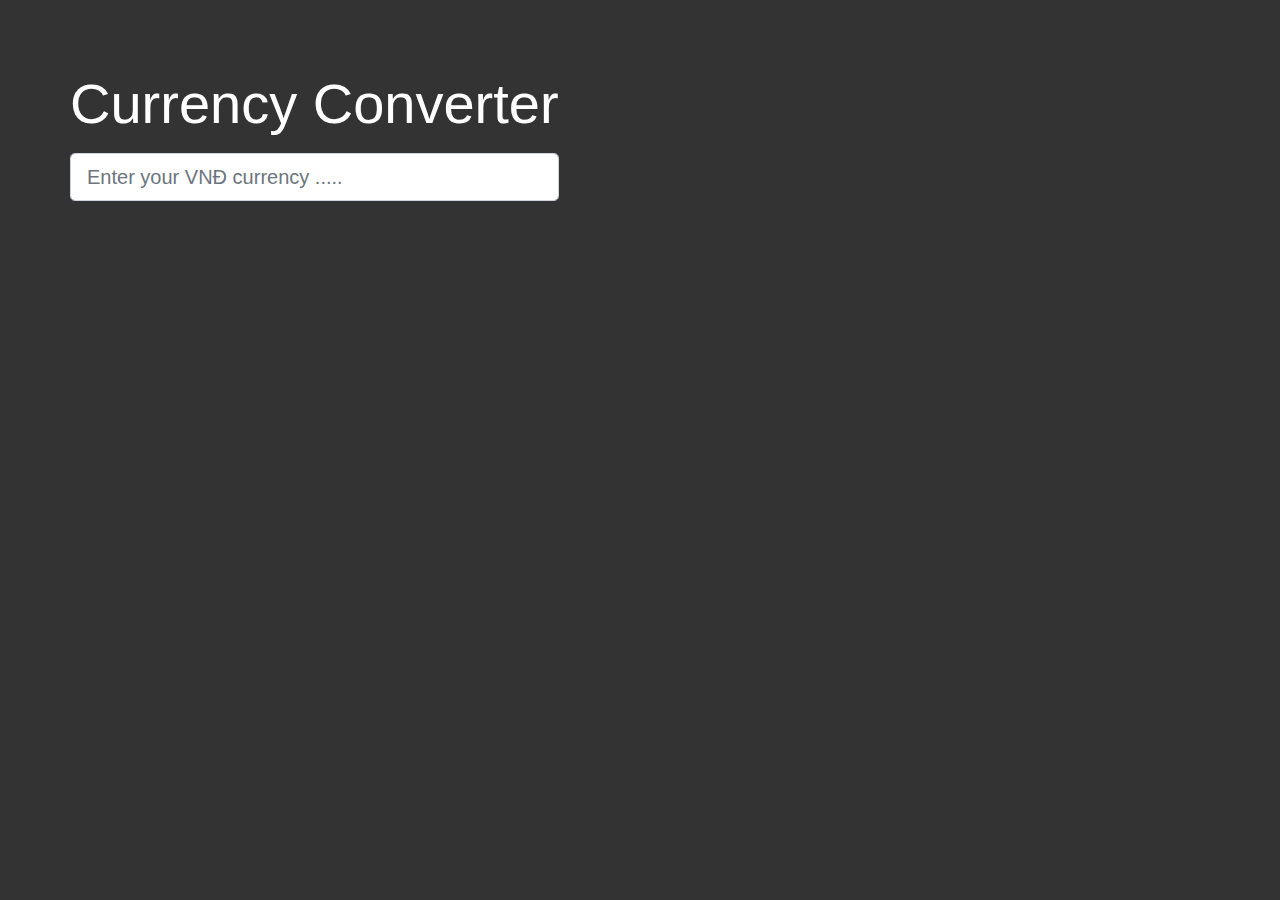
<file: currency-converter/index.html>
<!DOCTYPE html>
<html lang="en">
<head>
    <meta charset="UTF-8">
    <meta name="viewport" content="width=device-width, initial-scale=1.0">
    <link rel="stylesheet" href="https://stackpath.bootstrapcdn.com/bootstrap/4.5.2/css/bootstrap.min.css" integrity="sha384-JcKb8q3iqJ61gNV9KGb8thSsNjpSL0n8PARn9HuZOnIxN0hoP+VmmDGMN5t9UJ0Z" crossorigin="anonymous">
    <style>
        body{
            margin-top: 70px;
            background: #333;
            color: #fff;
        }
    </style>
    <title>Currency Converter</title>
</head>
<body>
    <div class="container">
        <div class="row">
            <div class="col-nd-6">
                <h1 class="display-4 text-center mb-3">Currency Converter</h1>
                <form>
                    <div class="form-group">
                        <input id="vndInput" type="number" class="form-control form-control-lg" placeholder="Enter your VNĐ currency .....">
                    </div>
                </form>
                <div id="output">
                    <div class="card bg-secondary mb-2">
                        <div class="card-body">
                            <h4>USD: </h4>
                            <div id="usdOutPut"></div>
                        </div>
                    </div>
                
                    <div class="card bg-danger mb-2">
                        <div class="card-body">
                            <h4>Euro: </h4>
                            <div id="euroOutPut"></div>
                        </div>
                    </div>
                    <div class="card bg-info mb-2">
                        <div class="card-body">
                            <h4>JPY: </h4>
                            <div id="jpyOutPut"></div>
                        </div>
                    </div>
                </div>
            </div>
        </div>
    </div>
    <script>
        document.getElementById('output').style.visibility = 'hidden';
        document.getElementById('vndInput').addEventListener('input', function(e){
            let vnd = e.target.value;
            if(vnd)
            {
                document.getElementById('output').style.visibility = '';
                document.getElementById("usdOutPut").innerHTML = vnd / 23500;
                document.getElementById("euroOutPut").innerHTML = vnd / 27467;
                document.getElementById("jpyOutPut").innerHTML = vnd / 219;
            }
            else
            document.getElementById('output').style.visibility = 'hidden';  
        });
    </script>
</body>
</html>
</file>
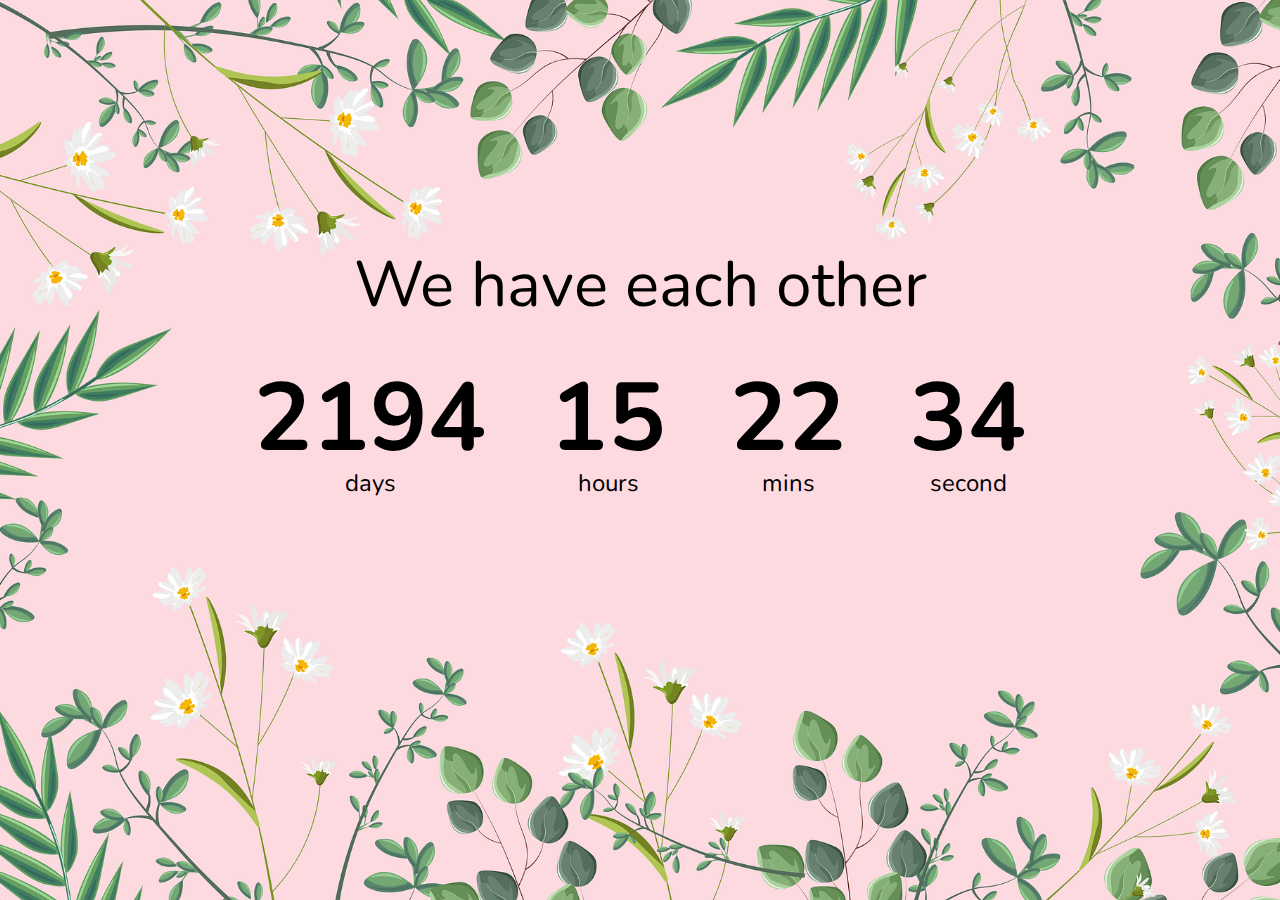
<file: My-BeenTogether/index.html>
<!DOCTYPE html>
<html lang="en">

<head>
    <meta charset="UTF-8">
    <meta name="viewport" content="width=device-width, initial-scale=1.0">
    <title>Trường x Khuyên</title>
    <link rel="stylesheet" href="style.css">
    <script src="script.js" defer></script>
</head>

<body>
    <h1>We have each other</h1>

    <div class="countdown-container">
        <div class="countdown-el days-c">
            <p class="big-text" id="days">0</p>
            <span>days</span>
        </div>

        <div class="countdown-el hours-c">
            <p class="big-text" id="hours">0</p>
            <span>hours</span>
        </div>

        <div class="countdown-el mins-c">
            <p class="big-text" id="mins">0</p>
            <span>mins</span>
        </div>

        <div class="countdown-el second-c">
            <p class="big-text" id="seconds">0</p>
            <span>second</span>
        </div>
    </div>
</body>

</html>
</file>
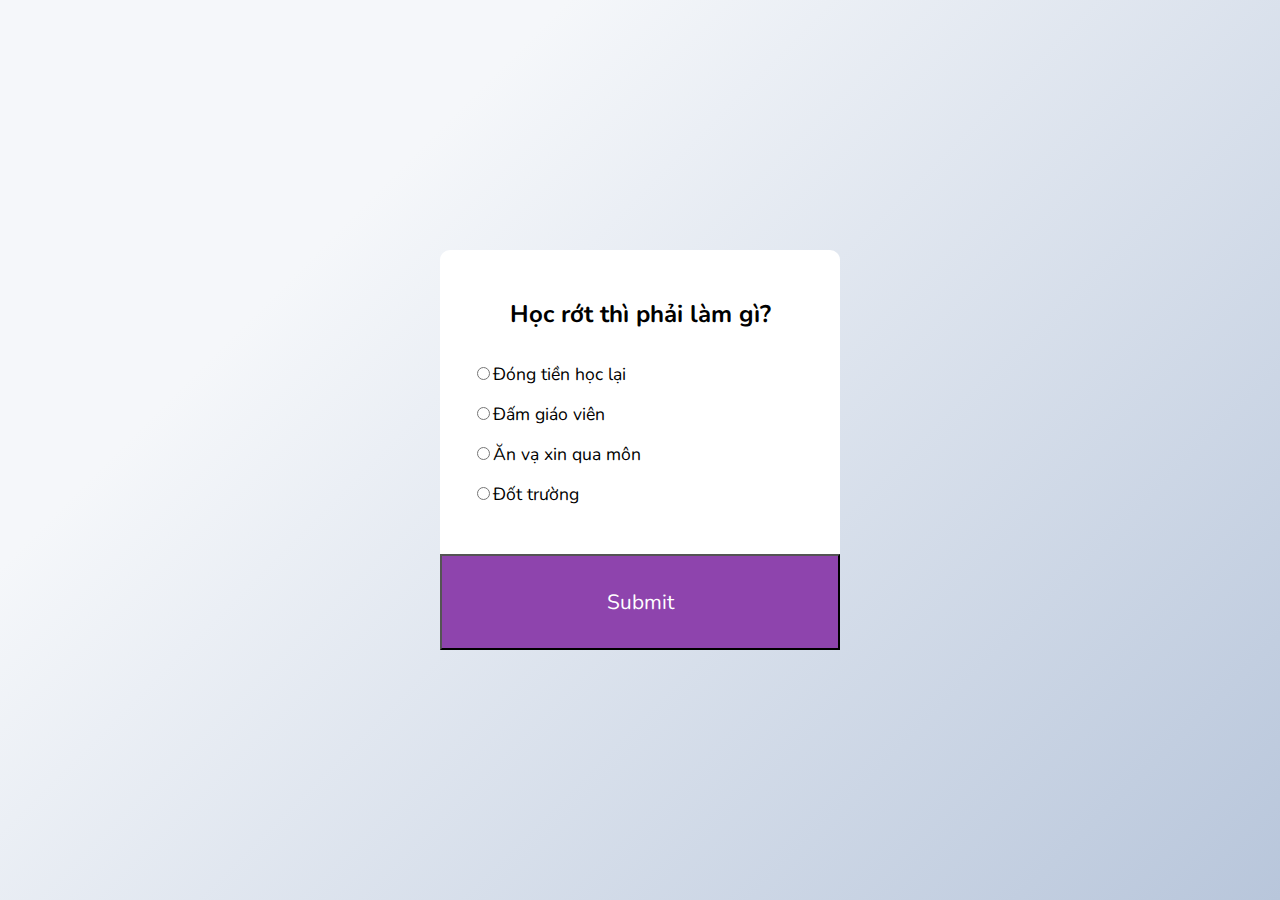
<file: Quiz-App/index.html>
<!DOCTYPE html>
<html lang="en">
<head>
    <meta charset="UTF-8">
    <meta name="viewport" content="width=device-width, initial-scale=1.0">
    <title>Quiz-App</title>
    <link rel="stylesheet" href="style.css">
    <script src="script.js" defer></script>
</head>
<body>
    <div class="quiz-container">
        <div class="quiz-header">
            <h2 id="question">Question text</h2>
            <ul>
                <li><input type="radio" id="a"><label id="a_text" for="a" name="answer">Question</label></li>
                <li><input type="radio" id="b"><label id="b_text" for="b" name="answer">Question</label></li>
                <li><input type="radio" id="c"><label id="c_text" for="c" name="answer">Question</label></li>
                <li><input type="radio" id="d"><label id="d_text" for="d" name="answer">Question</label></li>
            </ul>
        </div>
        
        <button id="submitBtn">Submit</button>
    </div>
    
</body>
</html>
</file>
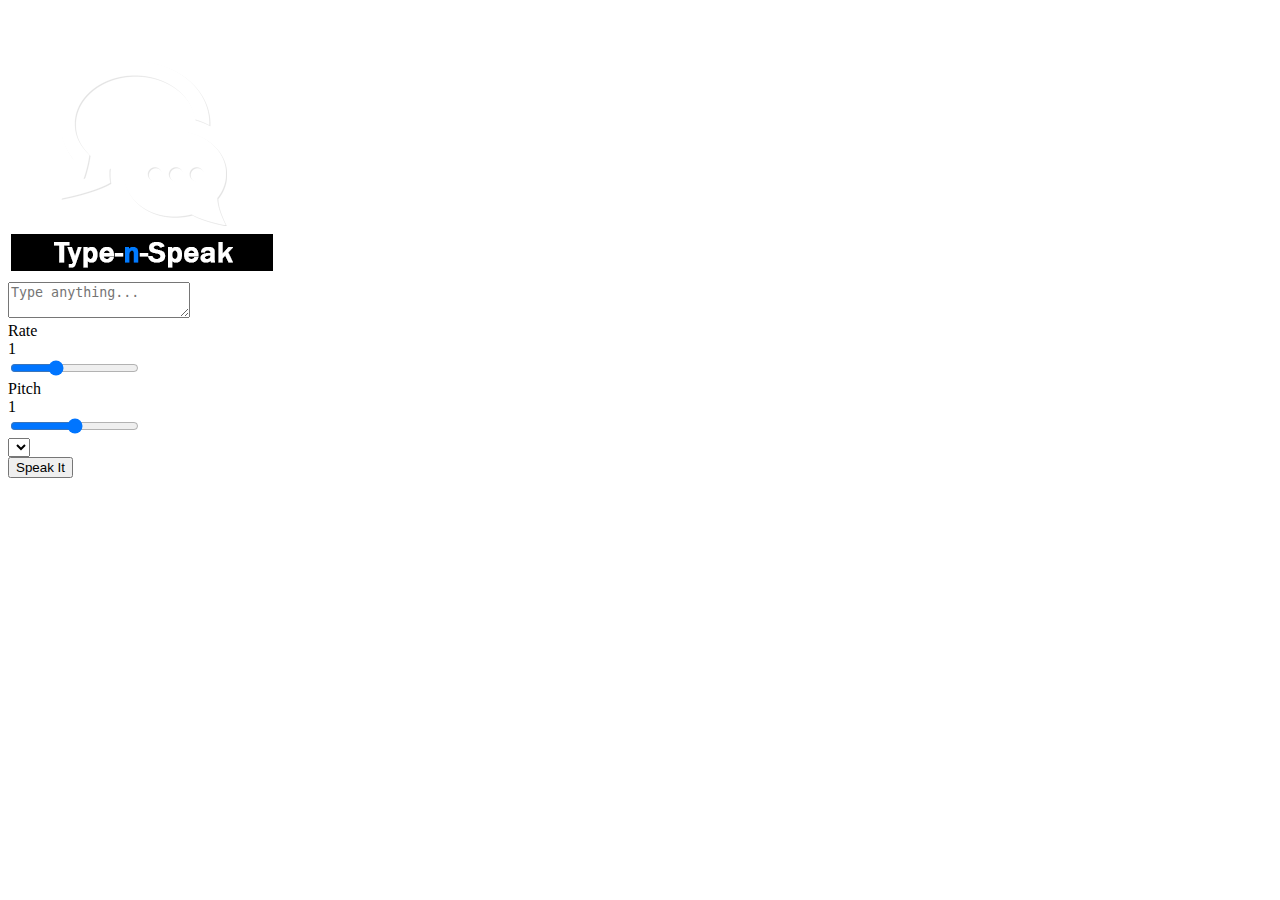
<file: Text-To-Speech/index.html>
<!DOCTYPE html>
<html lang="en">
<head>
    <meta charset="UTF-8">
    <meta name="viewport" content="width=device-width, initial-scale=1.0">
    <link rel="stylesheet" href="https://cdn.jsdelivr.net/npm/bootstrap@4.5.3/dist/css/bootstrap.min.css" integrity="sha384-TX8t27EcRE3e/ihU7zmQxVncDAy5uIKz4rEkgIXeMed4M0jlfIDPvg6uqKI2xXr2" crossorigin="anonymous">
    <title>Text-To-Speech</title>
</head>
<body class="bg-dark text-white">
    <div class="container text-center">
        <img src="./img/speech.png" alt="" class="mb-5">
        <div class="row">
            <div class="col-md-6 mx-auto">
                <form>
                    <div class="form-group">
                        <textarea name="" id="text-input" class="form-control form-control-lg" placeholder="Type anything..."></textarea>
                    </div>
                    <div class="form-group">
                        <label for="rate">Rate</label>
                        <div id="rate-value" class="badge badge-primary">1</div>
                        <input type="range" id="rate" class="custom-range" min="0.5" max="2" value="1" step="0.1">
                    </div>
                    <div class="form-group">
                        <label for="rate">Pitch</label>
                        <div id="pitch-value" class="badge badge-primary">1</div>
                        <input type="range" id="pitch" class="custom-range" min="0" max="2" value="1" step="0.1">
                    </div>
                    <div class="form-group">
                        <select id="voice-select" class="form-control form-control-lg"></select>
                    </div>
                    <button class="btn btn-light btn-lg btn-block">Speak It</button>
                </form>
            </div>
        </div>

    </div>

<script src="https://code.jquery.com/jquery-3.5.1.slim.min.js" integrity="sha384-DfXdz2htPH0lsSSs5nCTpuj/zy4C+OGpamoFVy38MVBnE+IbbVYUew+OrCXaRkfj" crossorigin="anonymous"></script>
<script src="https://cdn.jsdelivr.net/npm/popper.js@1.16.1/dist/umd/popper.min.js" integrity="sha384-9/reFTGAW83EW2RDu2S0VKaIzap3H66lZH81PoYlFhbGU+6BZp6G7niu735Sk7lN" crossorigin="anonymous"></script>
<script src="https://cdn.jsdelivr.net/npm/bootstrap@4.5.3/dist/js/bootstrap.min.js" integrity="sha384-w1Q4orYjBQndcko6MimVbzY0tgp4pWB4lZ7lr30WKz0vr/aWKhXdBNmNb5D92v7s" crossorigin="anonymous"></script>
<script src="./main.js"></script>
</body>
</html>
</file>
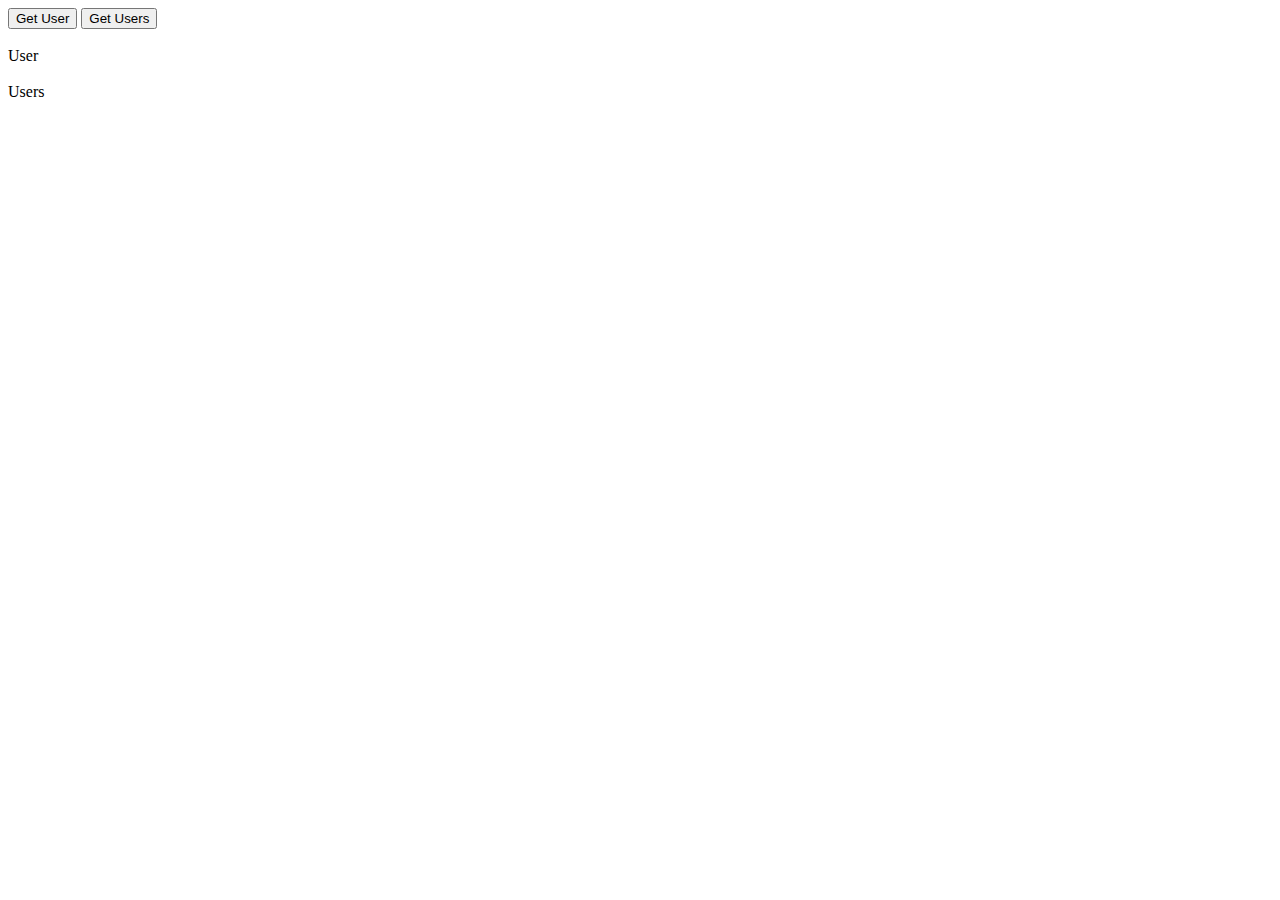
<file: test-ajax.html>
<!DOCTYPE html>
<html lang="en">
<head>
    <meta charset="UTF-8">
    <meta name="viewport" content="width=device-width, initial-scale=1.0">
    <title>Document</title>
</head>
<body>
    <button id="btn1">Get User</button>
    <button id="btn2">Get Users</button>
    <br></br>
    <div id="user">User</div>
    <br>
    <div id="users">Users</div>
</body>
<script>
    document.getElementById("btn2").addEventListener('click',loadUsers);
    document.getElementById("btn1").addEventListener('click',loadUser);
    
    function loadUsers(){
        const xhr = new XMLHttpRequest();

        xhr.open('GET', './users.json',true);

        xhr.onload = function(){
            if(xhr.status == 200){
                let result = JSON.parse(xhr.responseText);
                result.foreach()
            }
        }
    }
    function loadUser(){
        const xhr = new XMLHttpRequest();
        
        xhr.open('GET','./user.json',true);
        
        xhr.onload = function(){
            if(xhr.status == 200){
                let result = JSON.parse(xhr.responseText);
                console.log(result.name);
            }
        }
        xhr.send();
        }
</script>
</html>
</file>
<file: My-BeenTogether/style.css>
@import url('https://fonts.googleapis.com/css2?family=Nunito:wght@600&display=swap');

*{
    box-sizing: border-box;
}

body {
    background-image: url("./flower-4985011_1920.png");
    background-size: cover;
    background-position: center center;
    display: flex;
    flex-direction: column;
    align-items: center;
    justify-content: center;
    min-height: 100vh;
    font-family: 'Nunito', Courier, monospace;
    margin: 0;
}

h1 {
    font-weight: normal;
    font-size: 4rem;
    margin-top: -10rem;
}
.countdown-container {
    display: flex;
    flex-wrap: wrap;
}

.big-text {
    font-weight: bold;
    font-size: 6rem;
    line-height: 1;
    margin: 0 2rem;
}

.countdown-el {
    text-align: center;
}

.countdown-el span {
    font-size: 1.5rem; 
}
</file>
<file: Quiz-App/style.css>
@import url('https://fonts.googleapis.com/css2?family=Nunito:wght@600&display=swap');

*{
    box-sizing: border-box;
}

body{
    background-color: #b8c6db;
    background-image: linear-gradient(315deg,#b8c6db 0%, #f5f7fa 74%);
    font-family: 'Nunito', Courier, monospace;
    display: flex;
    align-items: center;
    justify-content: center;
    margin: 0;
    min-height: 100vh;
}

.quiz-container{
    background-color: #fff;
    border-radius: 10px;
    box-shadow: 0 0 10px px rgba(100,100,100, 0.1);
    width: 400px;
    max-width: 100%;
}

.quiz-header
{
    padding: 2rem;
}

h2{
    padding: 1rem;
    text-align: center;
    margin: 0
}

ul li {
    font-size: 1.1rem;
    margin: 1rem 0;
}

ul li label {
    cursor: pointer;
}
ul{
    list-style-type: none;
    padding: 0;
}
button {
    background-color: #8e44ad;
    color: white;
    font-family: inherit;
    font-size: 1.3rem;
    display: block;
    width: 100%;
    padding: 2rem;
}
button:hover{
    background-color: #732d91;
}
button:focus{
    background-color: #c73289;
    outline: none;
}
</file>
